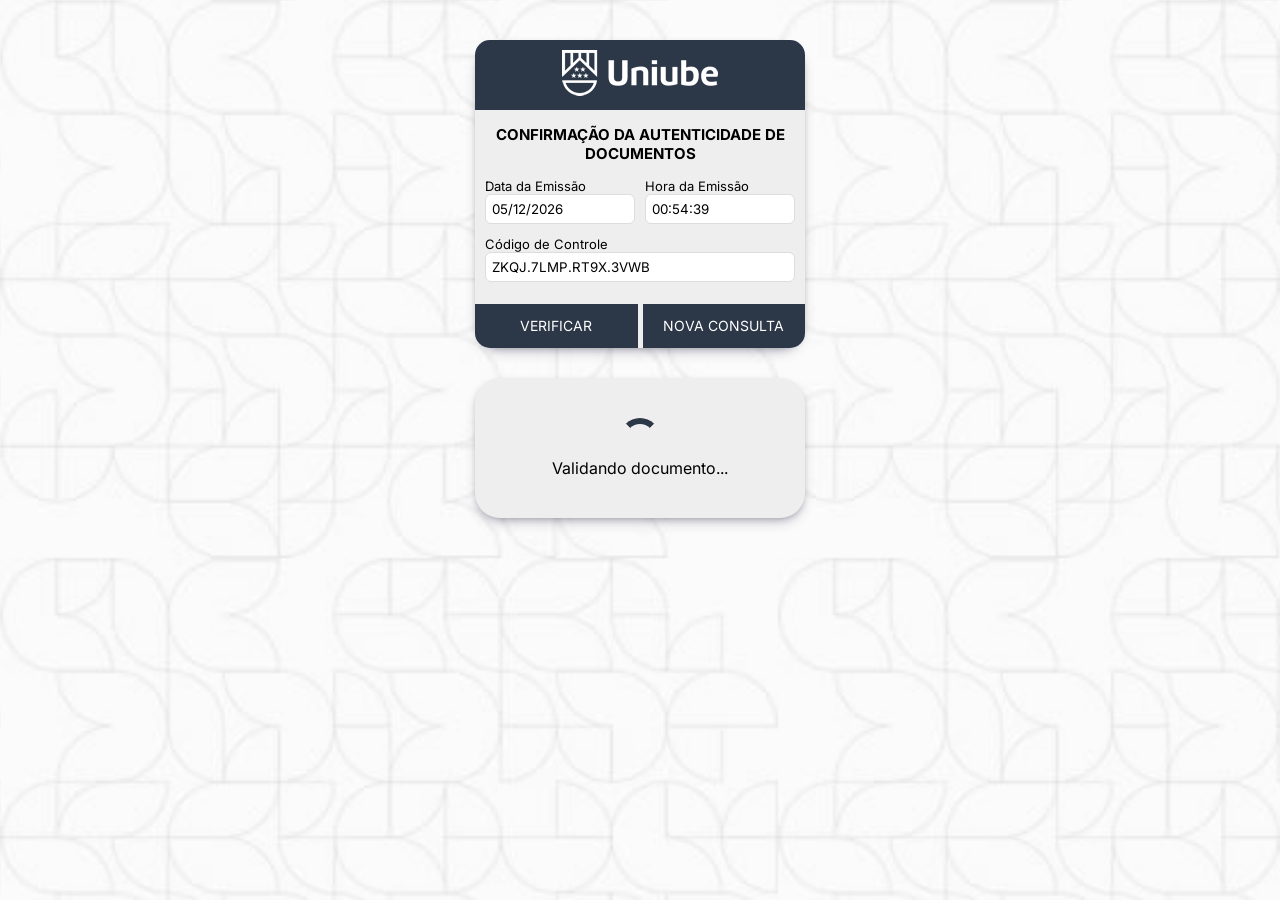
<file: src/pages/autenticacao.html>
<!DOCTYPE html>
<html lang="en">
  <head>
    <meta charset="UTF-8" />
    <meta name="viewport" content="width=device-width, initial-scale=1.0" />
    <title>UNIUBE - Autenticidade de Documentos</title>

    <link rel="stylesheet" href="../styles/reset.css" />
    <link rel="stylesheet" href="styles/autenticacao.css" />
  </head>
  <body>
    <div class="container">
      <!-- TELA DE VERIFICAÇÃO -->
      <div id="telaVerificacao" class="card">
        <div class="logo-area">
          <img src="../img/logo_uniube_novo_branca.png" alt="" />
        </div>

        <h3>CONFIRMAÇÃO DA AUTENTICIDADE DE DOCUMENTOS</h3>

        <div class="campo-duplo">
          <div>
            <label>Data da Emissão</label>
            <input type="text" id="dataEmissao" readonly />
          </div>
          <div>
            <label>Hora da Emissão</label>
            <input type="text" id="horaEmissao" readonly />
          </div>
        </div>

        <div class="codigo-controle">
          <label>Código de Controle</label>
          <input type="text" id="codigoControle" readonly />
        </div>

        <div class="botoes">
          <button id="btnVerificar">VERIFICAR</button>
          <button id="btnNovaConsulta" onclick="iniciarValidacao()">
            NOVA CONSULTA
          </button>
        </div>
      </div>

      <!-- LOADING -->
      <div id="loading" class="card loading hidden">
        <div class="spinner"></div>
        <p>Validando documento...</p>
      </div>

      <!-- TELA CONFIRMADA -->
      <div id="telaConfirmada" class="card verde hidden">
        <div class="logo-area logo-verde"><img src="../img/logo_uniube_novo_branca.png" alt="" /></div>

        <h3 class="verde-texto">Autenticidade do documento confirmada.</h3>

        <div id="divInfo" class="info">
        </div>

        <p id="dt_validade"></p>

        <div class="botoes">
          <button id="viewDoc">VISUALIZAR DOCUMENTO</button>
          <button id="print"><i>🖨️</i> IMPRIMIR</button>
        </div>
      </div>
    </div>

    <script type="module" src="../js/autenticacao.js"></script>
  </body>
</html>
</file>
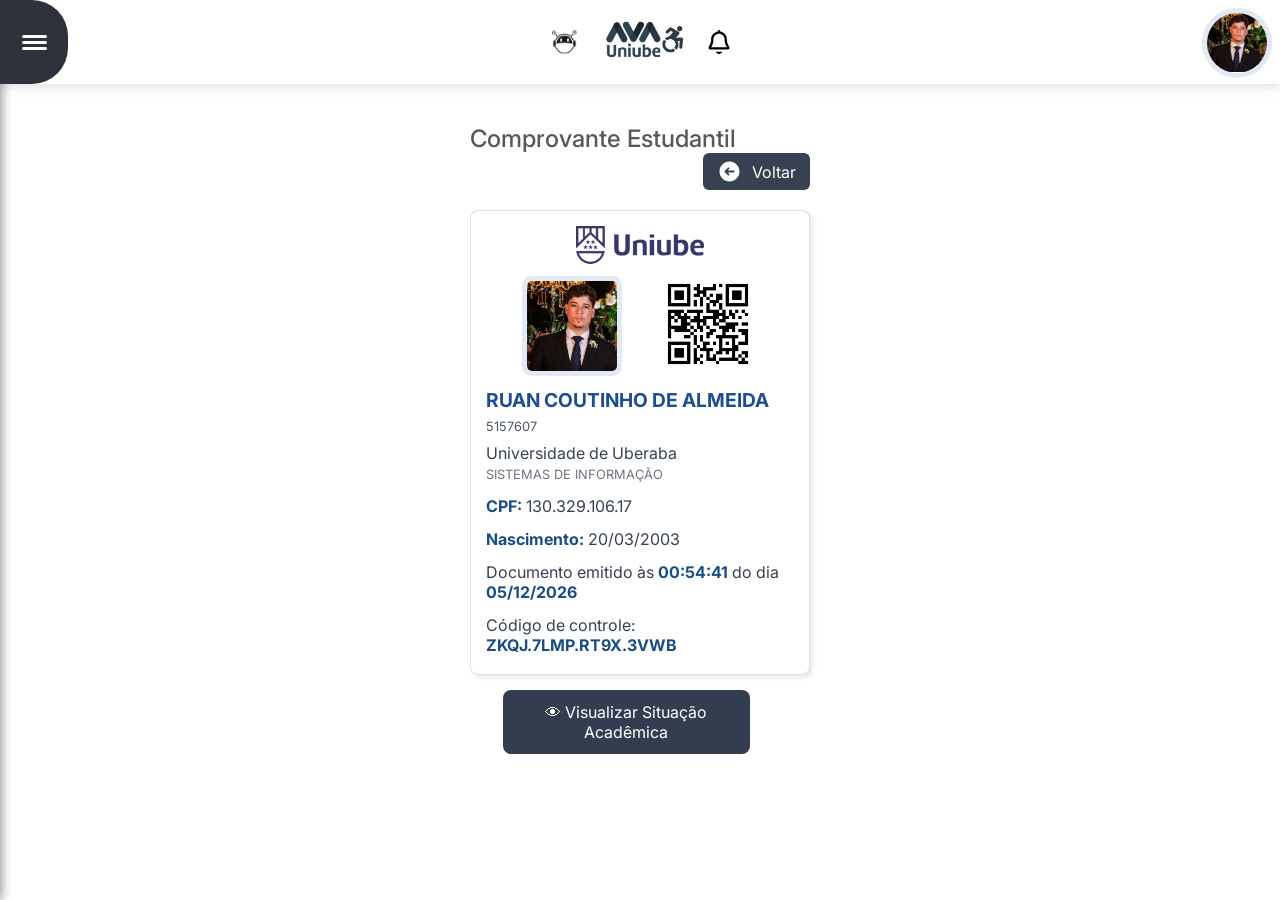
<file: src/pages/comprovante.html>
<!DOCTYPE html>
<html lang="en">
  <head>
    <meta charset="UTF-8" />
    <meta name="viewport" content="width=device-width, initial-scale=1.0" />
    <title>Ava Uniube</title>
    <link rel="stylesheet" href="../styles/reset.css" />
    <link rel="stylesheet" href="../styles/sideMenu.css" />
    <link rel="stylesheet" href="../styles/header.css" />
    <link rel="stylesheet" href="styles/comprovante.css" />
  </head>
  <body>
    <header>
      <div class="menu-btn" id="menu-btn">
        <span></span>
        <span></span>
        <span></span>
      </div>

      <nav class="side-menu" id="side-menu">
        <div class="menu-header">
          <a href="../../index.html"
            ><img src="../img/logo_branca.png" alt="Logo" class="logo"
          /></a>
        </div>

        <ul>
          <li>
            <img
              src="../img/svg/lightbulb-solid-full.svg"
              class="icon"
              alt=""
            />Destaques
          </li>
          <a href="../pages/cursos.html">
            <li>
              <img src="../img/svg/list-solid-full.svg" class="icon" alt="" />
              Meus cursos
            </li>
          </a>
          <li>
            <img
              src="../img/svg/envelope-solid-full-blue.svg"
              class="icon"
              alt=""
            />
            Comunicação
          </li>
          <li>
            <img src="../img/svg/building-solid-full.svg" class="icon" alt="" />
            Emprega Uniube
          </li>
          <li>
            <img
              src="../img/svg/calendar-check-solid-full.svg"
              class="icon"
              alt=""
            />
            Eventos
          </li>
          <li>
            <img
              src="../img/svg/handshake-angle-solid-full.svg"
              class="icon"
              alt=""
            />
            Preciso de ajuda
          </li>
          <li>
            <img
              src="../img/svg/screwdriver-wrench-solid-full.svg"
              class="icon"
              alt=""
            />
            Utilidades
          </li>
        </ul>
      </nav>

      <img src="../img/icone_robo.png" alt="Robot Icon" class="robot-icon" />

      <a href="../../index.html"><img src="../img/logo_cadeirante.png" alt="Logo" class="header-logo" /></a>

      <img
        src="../img/svg/bell-regular-full.svg"
        alt="Sino Icon"
        class="sino-icon"
      />

      <div class="profile-container">
        <img
          src="../img/img-perfil.jpeg"
          alt="Profile Icon"
          class="profile-icon"
        />
      </div>
    </header>
    <main>
      <div class="container">
        <div class="header">
          <h2>Comprovante Estudantil</h2>
          <a href="../../index.html" class="btn-back"
            ><img src="../img/svg/circle-arrow-down-solid-full.svg" alt="" />
            Voltar</a
          >
        </div>

        <div class="student-card">
          <img class="logo" src="../img/logo_uniube_novo.png" alt="" />

          <div class="qr-photo-container">
            <div class="photo">
              <img src="../img/img-perfil.jpeg" alt="" />
            </div>
            <div class="qr-area">
              <img src="../img/qr.png" alt="QR Code" />
            </div>
          </div>

          <div id="divInfo" class="info">
            
          </div>
        </div>

        <a href="autenticacao.html">
          <button class="btn-academic">👁 Visualizar Situação Acadêmica</button>
        </a>
      </div>
    </main>
    <script
      type="module"
      src="../js/comprovanteEstudantil.js"
    ></script>
  </body>
</html>
</file>
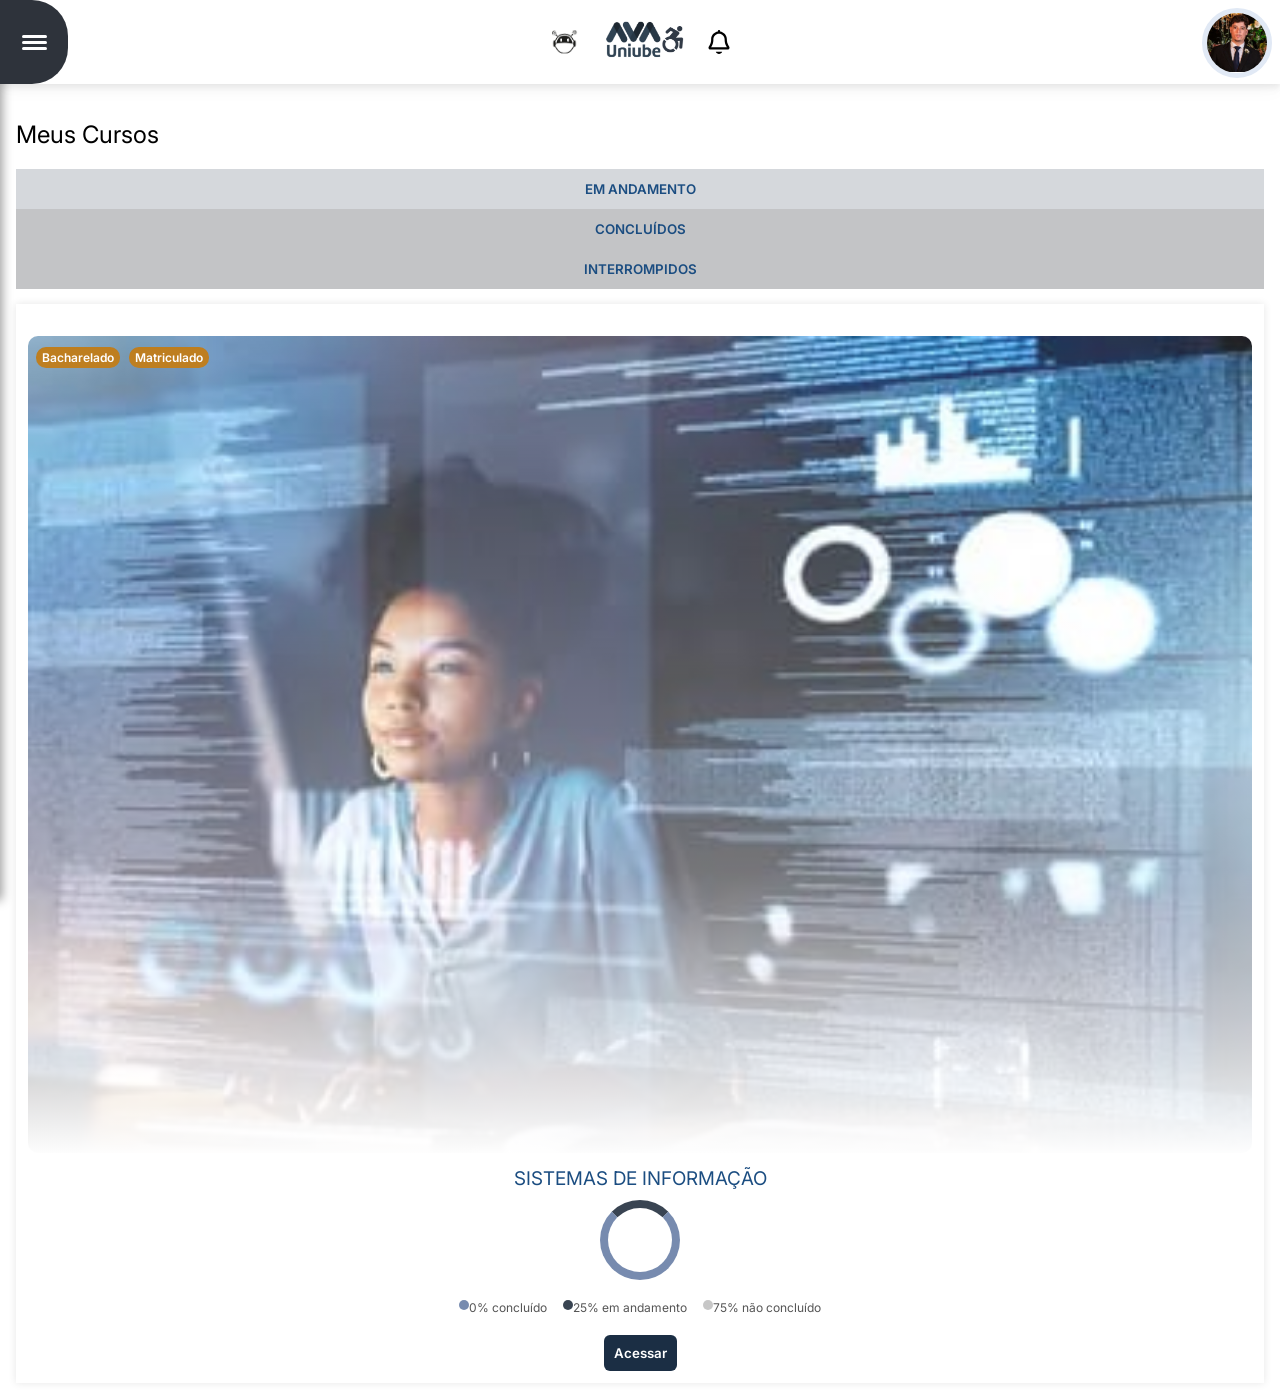
<file: src/pages/cursos.html>
<!doctype html>
<html lang="en">
  <head>
    <meta charset="UTF-8" />
    <meta name="viewport" content="width=device-width, initial-scale=1.0" />
    <title>Ava Uniube</title>

    <link rel="stylesheet" href="../styles/reset.css" />
    <link rel="stylesheet" href="../styles/sideMenu.css" />
    <link rel="stylesheet" href="../styles/header.css" />
    <link rel="stylesheet" href="styles/cursos.css" />
  </head>
  <body>
    <header>
      <div class="menu-btn" id="menu-btn">
        <span></span>
        <span></span>
        <span></span>
      </div>

      <nav class="side-menu" id="side-menu">
        <div class="menu-header">
          <a href="../../index.html"
            ><img src="../img/logo_branca.png" alt="Logo" class="logo"
          /></a>
        </div>

        <ul>
          <li>
            <img
              src="../img/svg/lightbulb-solid-full.svg"
              class="icon"
              alt=""
            />Destaques
          </li>
          <li style="background-color: #1f1f27; color: #6ca8f7">
            <img src="../img/svg/list-solid-full.svg" class="icon" alt="" />
            Meus cursos
          </li>
          <li>
            <img
              src="../img/svg/envelope-solid-full-blue.svg"
              class="icon"
              alt=""
            />
            Comunicação
          </li>
          <li>
            <img src="../img/svg/building-solid-full.svg" class="icon" alt="" />
            Emprega Uniube
          </li>
          <li>
            <img
              src="../img/svg/calendar-check-solid-full.svg"
              class="icon"
              alt=""
            />
            Eventos
          </li>
          <li>
            <img
              src="../img/svg/handshake-angle-solid-full.svg"
              class="icon"
              alt=""
            />
            Preciso de ajuda
          </li>
          <li>
            <img
              src="../img/svg/screwdriver-wrench-solid-full.svg"
              class="icon"
              alt=""
            />
            Utilidades
          </li>
        </ul>
      </nav>

      <img src="../img/icone_robo.png" alt="Robot Icon" class="robot-icon" />

      <a href="../../index.html">
        <img src="../img/logo_cadeirante.png" alt="Logo" class="header-logo" />
      </a>

      <img
        src="../img/svg/bell-regular-full.svg"
        alt="Sino Icon"
        class="sino-icon"
      />

      <div class="profile-container">
        <img
          src="../img/img-perfil.jpeg"
          alt="Profile Icon"
          class="profile-icon"
        />
      </div>
    </header>

    <main>
      <h3>Meus Cursos</h3>
      <div class="cursos-container">
        <!-- Abas -->
        <div class="abas">
          <button class="aba active" data-target="andamento">
            EM ANDAMENTO
          </button>
          <button class="aba" data-target="concluidos">CONCLUÍDOS</button>
          <button class="aba" data-target="interrompidos">INTERROMPIDOS</button>
        </div>

        <!-- CONTEÚDOS DAS ABAS -->

        <!-- Aba EM ANDAMENTO -->
        <div id="andamento" class="conteudo-aba active">
          <div class="card-curso">
            <div class="imagem-topo">
              <span class="tag">Bacharelado</span>
              <span class="tag">Matriculado</span>
              <img src="../img/bg-cursos-tecnologia.jpeg" alt="Imagem curso" />
            </div>

            <h4>SISTEMAS DE INFORMAÇÃO</h4>

            <div class="grafico">
              <div class="circulo"></div>
            </div>

            <ul class="indicadores">
              <li>
                <div class="icon-porcetagem concluida"></div>
                <span>0% concluído</span>
              </li>
              <li>
                <div class="icon-porcetagem em-andamento"></div>
                <span>25% em andamento</span>
              </li>
              <li>
                <div class="icon-porcetagem nao-concluida"></div>
                <span>75% não concluído</span>
              </li>
            </ul>

            <button class="btn-acessar">Acessar</button>
          </div>
        </div>

        <!-- Aba CONCLUÍDOS -->
        <div id="concluidos" class="conteudo-aba">
          <div class="card-curso">
            <div class="imagem-topo">
              <span class="tag">Bacharelado</span>
              <span class="tag">Concluído</span>
              <img src="../img/bg-cursos-tecnologia.jpeg" alt="Imagem curso" />
            </div>

            <h4>ANÁLISE E DESENVOLVIMENTO DE SISTEMAS</h4>

            <div class="grafico">
              <div class="circulo concluido"></div>
            </div>

            <ul class="indicadores">
              <li>
                <div class="icon-porcetagem concluida"></div>
                <span>100% concluído</span>
              </li>
              <li>
                <div class="icon-porcetagem em-andamento"></div>
                <span>0% em andamento</span>
              </li>
              <li>
                <div class="icon-porcetagem nao-concluida"></div>
                <span>0% não concluído</span>
              </li>
            </ul>
            <button class="btn-acessar">Ver detalhes</button>
          </div>
        </div>

        <!-- Aba INTERROMPIDOS -->
        <div id="interrompidos" class="conteudo-aba"></div>
      </div>
    </main>

    <script type="module" src="../js/indexCursos.js"></script>
  </body>
</html>
</file>
<file: src/pages/styles/autenticacao.css>
body {
  font-family: "Inter", sans-serif;
  background: #fff url(../../img/bgAutenticaçãoComprovante.jpg);
  background-size: contain;
  display: flex;
  justify-content: center;
  margin: 40px 0;
}

.container {
  display: flex;
  flex-direction: column; /* cards em coluna */
  gap: 30px;
}

.card {
  width: 330px;
  background: #fff;
  background-color: #eeeeee;
  box-shadow: rgb(50 50 93 / 25%) 0px 6px 12px -2px,
    rgb(0 0 0 / 30%) 0px 3px 7px -3px;
  text-align: center;
  border-radius: 25px;
}

.logo-area {
  background: #2c3747;
  padding: 10px;
  color: #fff;
  font-weight: bold;
  margin-bottom: 15px;
  border-radius: 15px 15px 0 0;
}

.logo-verde {
  background: #0a8a3a;
}

h3 {
  font-size: 15px;
  margin-bottom: 15px;
}

.campo-duplo {
  display: flex;
  gap: 10px;
  margin-bottom: 10px;
  margin: 0 10px;
}

.codigo-controle {
  margin: 0 10px;
}

label {
  font-size: 13px;
  display: block;
  text-align: left;
}

input {
  width: 100%;
  padding: 6px;
  border-radius: 6px;
  border: 1px solid #ddd;
  margin-bottom: 12px;
}

.botoes {
  width: 100%;
  display: flex;
  margin-top: 10px;
  gap: 5px;
}

button {
  width: 50%;
  background: #2c3747;
  color: #fff;
  border: none;
  cursor: pointer;
  display: inline-block;
  padding: 12px;
  margin-bottom: 0;
  font-size: 14px;
  font-weight: normal;
  line-height: 1.42857143;
  text-align: center;
}

.card button {
  background: #2c3747;
}

.card.verde button {
  color: #333;
  background-color: white;
  border: 2px solid #adadad;
  margin: 15px;
  border-radius: 10px;
}

#btnVerificar {
  border-radius: 0 0 0 15px;
}

#btnNovaConsulta {
  border-radius: 0 0 15px 0;
}

button:hover {
  opacity: 0.9;
}

/* Loading */
.loading {
  text-align: center;
  padding: 40px;
}

.spinner {
  border: 6px solid #eee;
  border-top: 6px solid #2c3747;
  width: 40px;
  height: 40px;
  border-radius: 50%;
  margin: auto;
  animation: spin 1s linear infinite;
}

@keyframes spin {
  100% {
    transform: rotate(360deg);
  }
}

.verde-texto {
  color: #0a8a3a;
}

.info {
  display: flex;
  flex-direction: column;
  gap: 10px;
  text-align: left;
  line-height: 20px;
  background: #f9f9f9;
  padding: 12px;
  margin-bottom: 15px;
  margin: 15px;
  border-radius: 15px;
}

.info p {
  border-bottom: 1px solid #adadad;
  padding-bottom: 5px;
}

.info strong {
  color: #0a8a3a;
}

.hidden {
  display: none;
}
</file>
<file: src/styles/sideMenu.css>
/* --- BOTÃO HAMBÚRGUER --- */

.menu-btn {
  position: fixed;
  top: 0;
  left: 0;
  height: 5.276rem;
  width: 4.25rem;
  border-radius: 0 2.25rem 2.25rem 0;
  background-color: #2e333b;
  display: flex;
  justify-content: center;
  align-items: center;
  cursor: pointer;
  z-index: 1001;
  transition: all 0.3s ease;
}

.menu-btn span {
  position: absolute;
  width: 25px;
  height: 3px;
  background-color: white;
  border-radius: 2px;
  transition: all 0.3s ease;
}
.menu-btn span:nth-child(1) {
  transform: translateY(-6px);
}
.menu-btn span:nth-child(2) {
  transform: translateY(0);
}
.menu-btn span:nth-child(3) {
  transform: translateY(6px);
}

.menu-btn.active {
  left: 250px;
  width: 50px;
}

.menu-btn.active span:nth-child(1) {
  transform: rotate(45deg);
}
.menu-btn.active span:nth-child(2) {
  opacity: 0;
}
.menu-btn.active span:nth-child(3) {
  transform: rotate(-45deg);
}

/* --- MENU LATERAL --- */
.side-menu {
  position: fixed;
  top: 0;
  left: -300px; /* escondido inicialmente */
  width: 300px;
  height: 100%;
  background-color: #2e333b;
  color: white;
  box-shadow: 2px 0 10px rgba(0, 0, 0, 0.4);
  transition: left 0.3s ease;
  z-index: 1000;
  padding: 20px;
}

/* Quando ativo */
.side-menu.active {
  left: 0;
}

/* Cabeçalho do menu */
.menu-header {
  display: flex;
  align-items: center;
  justify-content: space-around;
  margin-bottom: 30px;
}

.menu-header .logo {
  width: 8rem;
}

/* Lista */
.side-menu ul {
  display: flex;
  flex-direction: column;
  gap: 5px;
  list-style: none;
  padding: 0;
}

.side-menu li {
  color: white;
  display: flex;
  align-items: center;
  gap: 10px;
  padding: 20px;
  border-radius: 8px;
  margin-bottom: 8px;
  font-weight: 400;
  font-size: 1rem;
  cursor: pointer;
  transition: background 0.3s;
}

.side-menu li:hover {
  background-color: #3a3f47;
}

.icon {
  height: 25px;
}
</file>
<file: src/styles/header.css>
header {
  height: 5.276rem;
  width: 100vw;
  display: flex;
  align-items: center;
  justify-content: center;
  background: #ffffff;
  box-shadow: rgb(0 0 0 / 4%) 0px 4px 20px, rgb(179 179 179 / 23%) 0px 4px 6px;
}

.robot-icon {
  height: 30px;
}

.header-logo {
  height: 40px;
  margin: 0 20px;
}

.sino-icon {
  height: 30px;
}

.profile-container {
  position: absolute;
  right: 8px;
  top: 8px;
  width: 70px;
  height: 70px;
  border-radius: 50%;
  border: 5px solid #e1e9f5;
  overflow: hidden;
}

.profile-container:hover {
  cursor: pointer;
}

.profile-container img {
  position: relative;
  width: 100%;
  height: auto;
</file>
<file: src/pages/styles/comprovante.css>
/* Container geral */
.container {
  display: flex;
  padding: 20px;
  max-width: 380px;
  margin: auto;
  flex-direction: column;
  align-items: center;
}

/* Topo */
.header {
  display: flex;
  width: 100%;
  flex-direction: column;
  margin: 20px 0;
}

.header h2 {
  font-size: 1.5rem;
  color: #585858;
  margin: 0;
  font-weight: 500;
}

.btn-back {
  display: flex;
  align-items: center;
  background: #374151;
  align-self: flex-end;
  border: none;
  color: #fff;
  font-size: 1rem;
  font-weight: 400;
  padding: 6px 14px;
  border-radius: 6px;
  cursor: pointer;
}

.btn-back img {
    height: 25px;
    transform: rotate(90deg);
    margin-right: 10px;
}

/* Card */
.student-card {
  background: white;
  width: 100%;
  border-radius: 12px;
  padding: 15px;
  display: flex;
  align-items: center;
  flex-direction: column;
  border: 1px solid rgba(0, 0, 0, 0.125);
  border-radius: 0.5rem;
  box-shadow: rgb(149 157 165 / 20%) 3px 3px 4px 0px;
  gap: 10px;
}

.logo {
  width: 8rem;
}

.qr-photo-container {
  width: 100%;
  display: flex;
  align-items: center;
  justify-content: space-evenly;
}

/* Foto padrão */
.photo {
  max-width: 100px;
  width: 100%;
  max-height: 100px;
  border-radius: 6px;
  background-position: center;
  background-size: 55%;
  background-repeat: no-repeat;
  border-radius: 10px;
  border: 5px solid #e1e9f5;
  overflow: hidden;
}

.photo img {
  max-width: 100px;
  max-height: 100px;
}

/* QR Code */
.qr-area img {
  width: 100px;
  height: 100px;
}
.info {
    display: flex;
    flex-direction: column;
    gap: 5px;
}

/* Texto */
.info h3 {
  font-size: 1.2rem;
  color: #1f4e8c;
  margin: 0;
  margin-bottom: 2px;
}

.registration {
  font-size: 0.8rem;
  color: #4b5563;
}

.course {
  margin: 6px 0;
  font-size: 1rem;
  color: #374151;
}

.course span {
  font-size: 0.8rem;
  color: #6b7280;
}

.info p {
  font-size: 1rem;
  margin: 4px 0;
  color: #374151;
}

.info strong {
    color: #1b4d81;
}

.issued {
  margin-top: 8px;
}

.code {
  color: #1b4d81;
  font-weight: 700;
  font-size: 16px;
}

/* Botão inferior */
.btn-academic {
  width: 90%;
  background: #323e50;
  color: white;
  border: none;
  padding: 12px;
  font-weight: 400;
  font-size: 1rem;
  border-radius: 8px;
  margin-top: 15px;
  cursor: pointer;
}
</file>
<file: src/pages/styles/cursos.css>
main {
  padding: 1rem;
}

.cursos-container {
  width: 100%;
}

h3 {
  margin: 20px 0;
  font-size: 1.5rem;
  font-weight: 400;
}

.abas {
  display: flex;
  flex-direction: column;
  width: 100%;
  margin-bottom: 15px;
}

.aba {
  background: #c3c4c6;
  border: none;
  padding: 12px;
  text-align: center;
  color: #1b4d81;
  font-weight: 600;
  cursor: pointer;
  transition: background 0.2s;
}

.aba.active {
  background: #d5d8dc;
}

.conteudo-aba {
  display: none;
}

.conteudo-aba.active {
  display: block;
}

.card-curso {
  display: flex;
  flex-direction: column;
  align-items: center;
  background: #fff;
  padding: 12px;
  box-shadow: 0 0 8px rgba(0, 0, 0, 0.1);
}

.imagem-topo {
  width: 100%;
  position: relative;
  border-radius: 10px;
  overflow: hidden; /* mantém o gradient dentro da imagem */
}

/* Overlay com o gradient */
.imagem-topo::after {
  content: "";
  position: absolute;
  top: 0;
  left: 0;
  width: 100%;
  height: 100%;
  pointer-events: none;
  background: linear-gradient(
    0deg,
    rgba(255, 255, 255, 1) 0%,
    rgb(255 255 255 / 41%) 34%,
    rgba(255, 255, 255, 0.1) 100%
  );
}

.imagem-topo img {
  width: 100%;
  border-radius: 10px;
}

.tag {
  position: relative;
  top: 30px;
  left: 8px;
  background: #b56c00;
  padding: 3px 6px;
  border-radius: 10px;
  color: white;
  font-size: 12px;
  font-weight: 600;
  margin-right: 5px;
}

.tag.vermelho {
  background: #f76b6b;
  color: white;
}

h4 {
  margin-top: 10px;
  font-size: 1.18rem;
  font-weight: 400;
  color: #1b4d81;
}

.grafico {
  display: flex;
  justify-content: center;
  margin: 10px 0;
}

.circulo {
  width: 80px;
  height: 80px;
  border-radius: 50%;
  border: 8px solid #778baf;
  border-top-color: #394452;
}

.circulo.concluido {
  border-top-color: #778baf;
}

.icon-porcetagem {
  width: 10px;
  height: 10px;
  border-radius: 50%;
}

.icon-porcetagem.concluida {
  background-color: #778baf;
}

.icon-porcetagem.em-andamento {
  background-color: #394452;
}

.icon-porcetagem.nao-concluida {
  background-color: #c7c7c7;
}

.indicadores {
  display: flex;
  text-align: center;
  align-items: center;
  font-size: 12px;
  color: #555;
  margin: 10px 0;
  gap: 1rem;
}

.indicadores li {
  display: flex;
}

.btn-acessar {
  padding: 10px;
  background: #1b2e44;
  color: #fff;
  border: none;
  border-radius: 6px;
  font-weight: 600;
  cursor: pointer;
  margin-top: 10px;
}

.mensagem-vazia {
  text-align: center;
  padding: 20px;
  color: #777;
}
</file>
